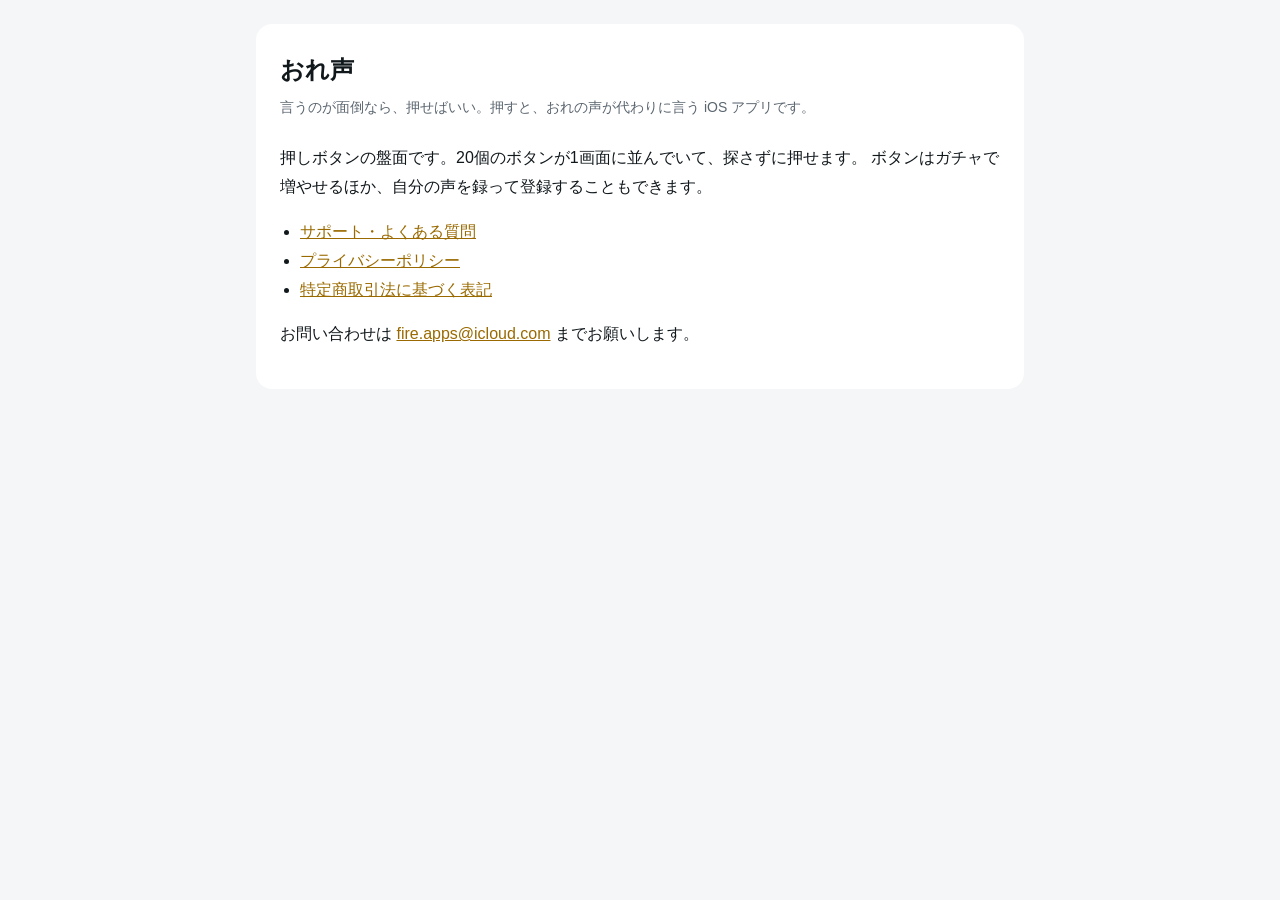
<file: index.html>
<!doctype html>
<html lang="ja">
<head>
<meta charset="utf-8">
<meta name="viewport" content="width=device-width, initial-scale=1">
<title>おれ声</title>
<link rel="stylesheet" href="style.css">
</head>
<body>
<main>
  <h1>おれ声</h1>
  <p class="meta">言うのが面倒なら、押せばいい。押すと、おれの声が代わりに言う iOS アプリです。</p>

  <p>
    押しボタンの盤面です。20個のボタンが1画面に並んでいて、探さずに押せます。
    ボタンはガチャで増やせるほか、自分の声を録って登録することもできます。
  </p>

  <ul>
    <li><a href="support.html">サポート・よくある質問</a></li>
    <li><a href="privacy-policy.html">プライバシーポリシー</a></li>
    <li><a href="tokushoho.html">特定商取引法に基づく表記</a></li>
  </ul>

  <p>お問い合わせは <a href="mailto:fire.apps@icloud.com">fire.apps@icloud.com</a> までお願いします。</p>
</main>
</body>
</html>
</file>
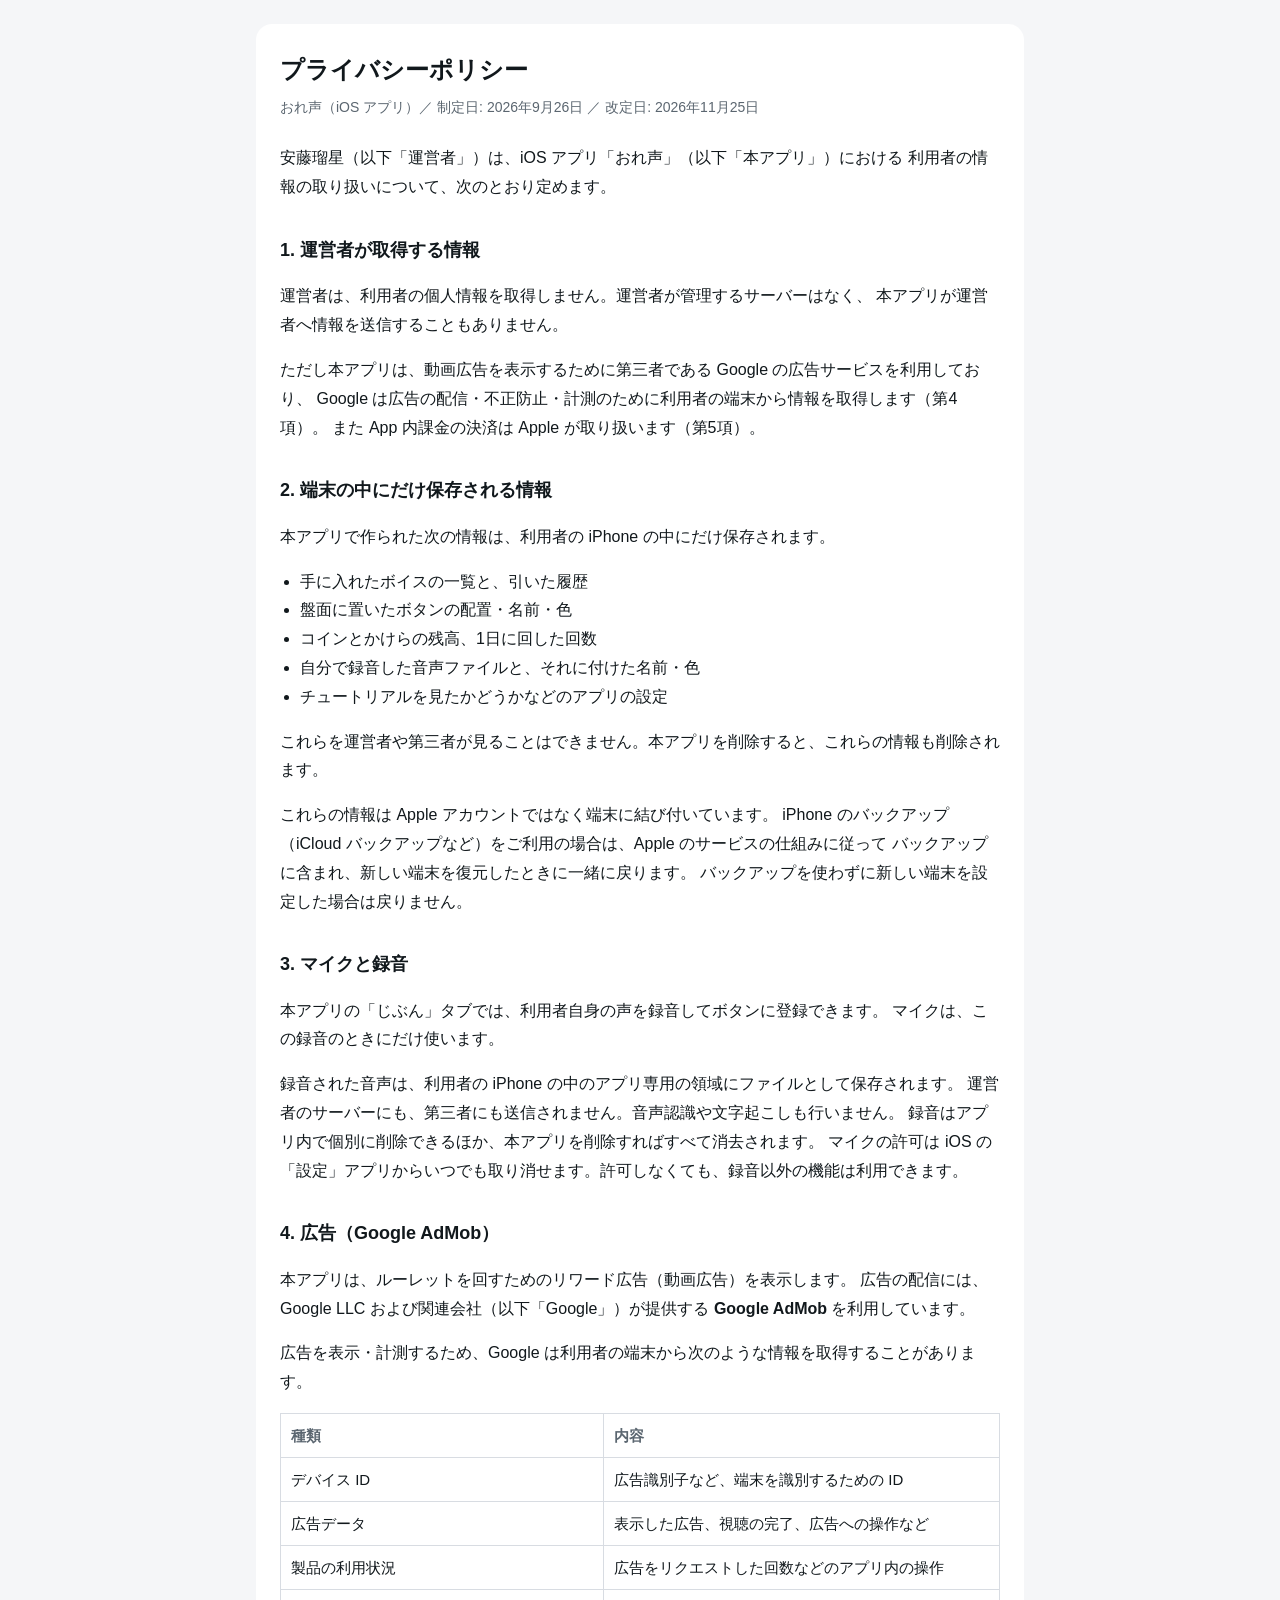
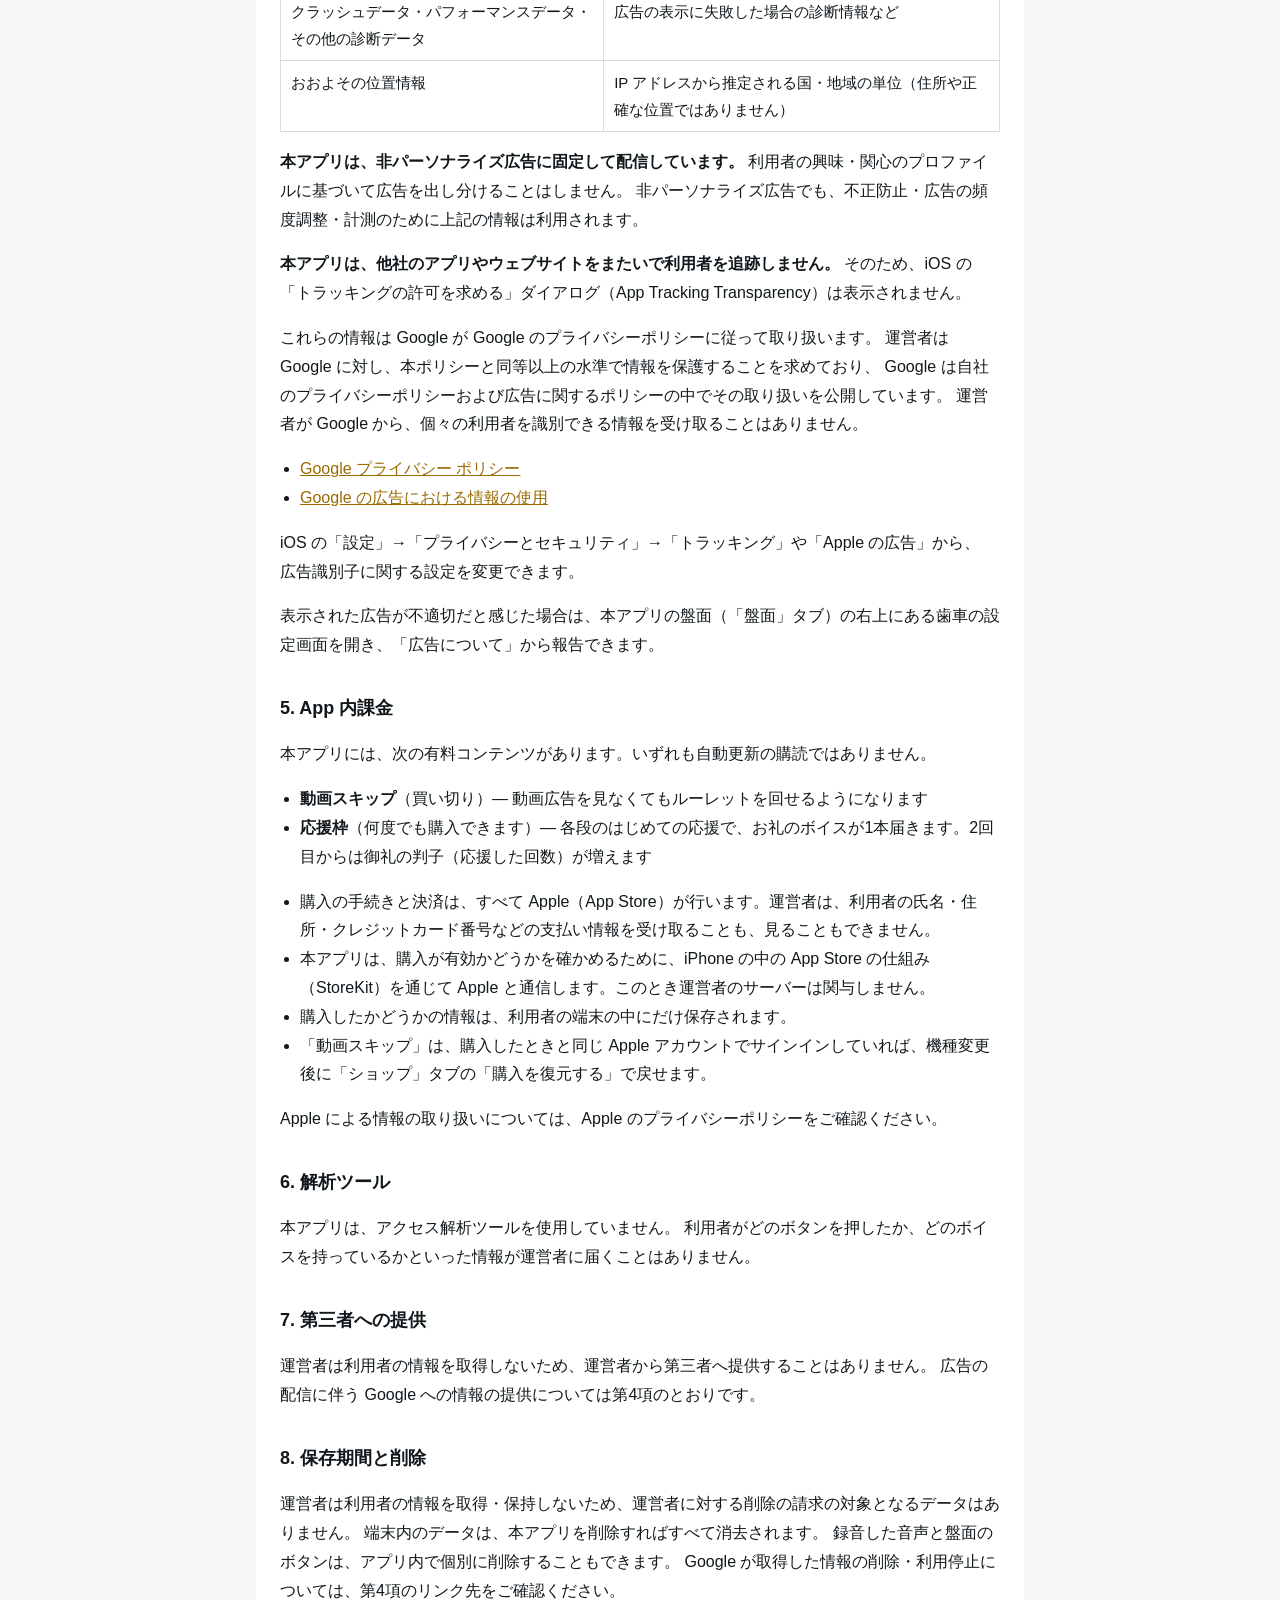
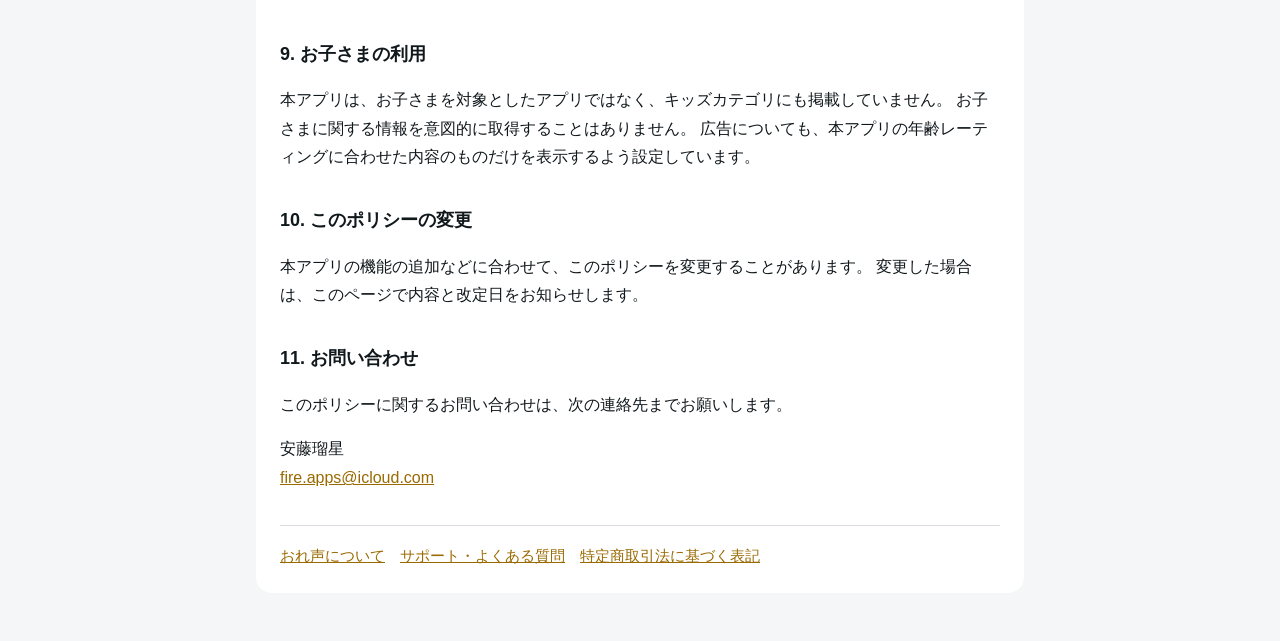
<file: privacy-policy.html>
<!doctype html>
<html lang="ja">
<head>
<meta charset="utf-8">
<meta name="viewport" content="width=device-width, initial-scale=1">
<title>プライバシーポリシー｜おれ声</title>
<link rel="stylesheet" href="style.css">
</head>
<body>
<main>
  <h1>プライバシーポリシー</h1>
  <p class="meta">おれ声（iOS アプリ）／ 制定日: 2026年9月26日 ／ 改定日: 2026年11月25日</p>

  <p>
    安藤瑠星（以下「運営者」）は、iOS アプリ「おれ声」（以下「本アプリ」）における
    利用者の情報の取り扱いについて、次のとおり定めます。
  </p>

  <h2>1. 運営者が取得する情報</h2>
  <p>
    運営者は、利用者の個人情報を取得しません。運営者が管理するサーバーはなく、
    本アプリが運営者へ情報を送信することもありません。
  </p>
  <p>
    ただし本アプリは、動画広告を表示するために第三者である Google の広告サービスを利用しており、
    Google は広告の配信・不正防止・計測のために利用者の端末から情報を取得します（第4項）。
    また App 内課金の決済は Apple が取り扱います（第5項）。
  </p>

  <h2>2. 端末の中にだけ保存される情報</h2>
  <p>本アプリで作られた次の情報は、利用者の iPhone の中にだけ保存されます。</p>
  <ul>
    <li>手に入れたボイスの一覧と、引いた履歴</li>
    <li>盤面に置いたボタンの配置・名前・色</li>
    <li>コインとかけらの残高、1日に回した回数</li>
    <li>自分で録音した音声ファイルと、それに付けた名前・色</li>
    <li>チュートリアルを見たかどうかなどのアプリの設定</li>
  </ul>
  <p>
    これらを運営者や第三者が見ることはできません。本アプリを削除すると、これらの情報も削除されます。
  </p>
  <p>
    これらの情報は Apple アカウントではなく端末に結び付いています。
    iPhone のバックアップ（iCloud バックアップなど）をご利用の場合は、Apple のサービスの仕組みに従って
    バックアップに含まれ、新しい端末を復元したときに一緒に戻ります。
    バックアップを使わずに新しい端末を設定した場合は戻りません。
  </p>

  <h2>3. マイクと録音</h2>
  <p>
    本アプリの「じぶん」タブでは、利用者自身の声を録音してボタンに登録できます。
    マイクは、この録音のときにだけ使います。
  </p>
  <p>
    録音された音声は、利用者の iPhone の中のアプリ専用の領域にファイルとして保存されます。
    運営者のサーバーにも、第三者にも送信されません。音声認識や文字起こしも行いません。
    録音はアプリ内で個別に削除できるほか、本アプリを削除すればすべて消去されます。
    マイクの許可は iOS の「設定」アプリからいつでも取り消せます。許可しなくても、録音以外の機能は利用できます。
  </p>

  <h2>4. 広告（Google AdMob）</h2>
  <p>
    本アプリは、ルーレットを回すためのリワード広告（動画広告）を表示します。
    広告の配信には、Google LLC および関連会社（以下「Google」）が提供する
    <strong>Google AdMob</strong> を利用しています。
  </p>
  <p>
    広告を表示・計測するため、Google は利用者の端末から次のような情報を取得することがあります。
  </p>
  <table>
    <tr><th>種類</th><th>内容</th></tr>
    <tr><td>デバイス ID</td><td>広告識別子など、端末を識別するための ID</td></tr>
    <tr><td>広告データ</td><td>表示した広告、視聴の完了、広告への操作など</td></tr>
    <tr><td>製品の利用状況</td><td>広告をリクエストした回数などのアプリ内の操作</td></tr>
    <tr><td>クラッシュデータ・パフォーマンスデータ・その他の診断データ</td><td>広告の表示に失敗した場合の診断情報など</td></tr>
    <tr><td>おおよその位置情報</td><td>IP アドレスから推定される国・地域の単位（住所や正確な位置ではありません）</td></tr>
  </table>
  <p>
    <strong>本アプリは、非パーソナライズ広告に固定して配信しています。</strong>
    利用者の興味・関心のプロファイルに基づいて広告を出し分けることはしません。
    非パーソナライズ広告でも、不正防止・広告の頻度調整・計測のために上記の情報は利用されます。
  </p>
  <p>
    <strong>本アプリは、他社のアプリやウェブサイトをまたいで利用者を追跡しません。</strong>
    そのため、iOS の「トラッキングの許可を求める」ダイアログ（App Tracking Transparency）は表示されません。
  </p>
  <p>
    これらの情報は Google が Google のプライバシーポリシーに従って取り扱います。
    運営者は Google に対し、本ポリシーと同等以上の水準で情報を保護することを求めており、
    Google は自社のプライバシーポリシーおよび広告に関するポリシーの中でその取り扱いを公開しています。
    運営者が Google から、個々の利用者を識別できる情報を受け取ることはありません。
  </p>
  <ul>
    <li><a href="https://policies.google.com/privacy">Google プライバシー ポリシー</a></li>
    <li><a href="https://policies.google.com/technologies/ads">Google の広告における情報の使用</a></li>
  </ul>
  <p>
    iOS の「設定」→「プライバシーとセキュリティ」→「トラッキング」や「Apple の広告」から、
    広告識別子に関する設定を変更できます。
  </p>
  <p>
    表示された広告が不適切だと感じた場合は、本アプリの盤面（「盤面」タブ）の右上にある歯車の設定画面を開き、「広告について」から報告できます。
  </p>

  <h2>5. App 内課金</h2>
  <p>本アプリには、次の有料コンテンツがあります。いずれも自動更新の購読ではありません。</p>
  <ul>
    <li><strong>動画スキップ</strong>（買い切り）— 動画広告を見なくてもルーレットを回せるようになります</li>
    <li><strong>応援枠</strong>（何度でも購入できます）— 各段のはじめての応援で、お礼のボイスが1本届きます。2回目からは御礼の判子（応援した回数）が増えます</li>
  </ul>
  <ul>
    <li>購入の手続きと決済は、すべて Apple（App Store）が行います。運営者は、利用者の氏名・住所・クレジットカード番号などの支払い情報を受け取ることも、見ることもできません。</li>
    <li>本アプリは、購入が有効かどうかを確かめるために、iPhone の中の App Store の仕組み（StoreKit）を通じて Apple と通信します。このとき運営者のサーバーは関与しません。</li>
    <li>購入したかどうかの情報は、利用者の端末の中にだけ保存されます。</li>
    <li>「動画スキップ」は、購入したときと同じ Apple アカウントでサインインしていれば、機種変更後に「ショップ」タブの「購入を復元する」で戻せます。</li>
  </ul>
  <p>
    Apple による情報の取り扱いについては、Apple のプライバシーポリシーをご確認ください。
  </p>

  <h2>6. 解析ツール</h2>
  <p>
    本アプリは、アクセス解析ツールを使用していません。
    利用者がどのボタンを押したか、どのボイスを持っているかといった情報が運営者に届くことはありません。
  </p>

  <h2>7. 第三者への提供</h2>
  <p>
    運営者は利用者の情報を取得しないため、運営者から第三者へ提供することはありません。
    広告の配信に伴う Google への情報の提供については第4項のとおりです。
  </p>

  <h2>8. 保存期間と削除</h2>
  <p>
    運営者は利用者の情報を取得・保持しないため、運営者に対する削除の請求の対象となるデータはありません。
    端末内のデータは、本アプリを削除すればすべて消去されます。
    録音した音声と盤面のボタンは、アプリ内で個別に削除することもできます。
    Google が取得した情報の削除・利用停止については、第4項のリンク先をご確認ください。
  </p>

  <h2>9. お子さまの利用</h2>
  <p>
    本アプリは、お子さまを対象としたアプリではなく、キッズカテゴリにも掲載していません。
    お子さまに関する情報を意図的に取得することはありません。
    広告についても、本アプリの年齢レーティングに合わせた内容のものだけを表示するよう設定しています。
  </p>

  <h2>10. このポリシーの変更</h2>
  <p>
    本アプリの機能の追加などに合わせて、このポリシーを変更することがあります。
    変更した場合は、このページで内容と改定日をお知らせします。
  </p>

  <h2>11. お問い合わせ</h2>
  <p>このポリシーに関するお問い合わせは、次の連絡先までお願いします。</p>
  <p>安藤瑠星<br><a href="mailto:fire.apps@icloud.com">fire.apps@icloud.com</a></p>

  <nav><a href="index.html">おれ声について</a>　<a href="support.html">サポート・よくある質問</a>　<a href="tokushoho.html">特定商取引法に基づく表記</a></nav>
</main>
</body>
</html>
</file>
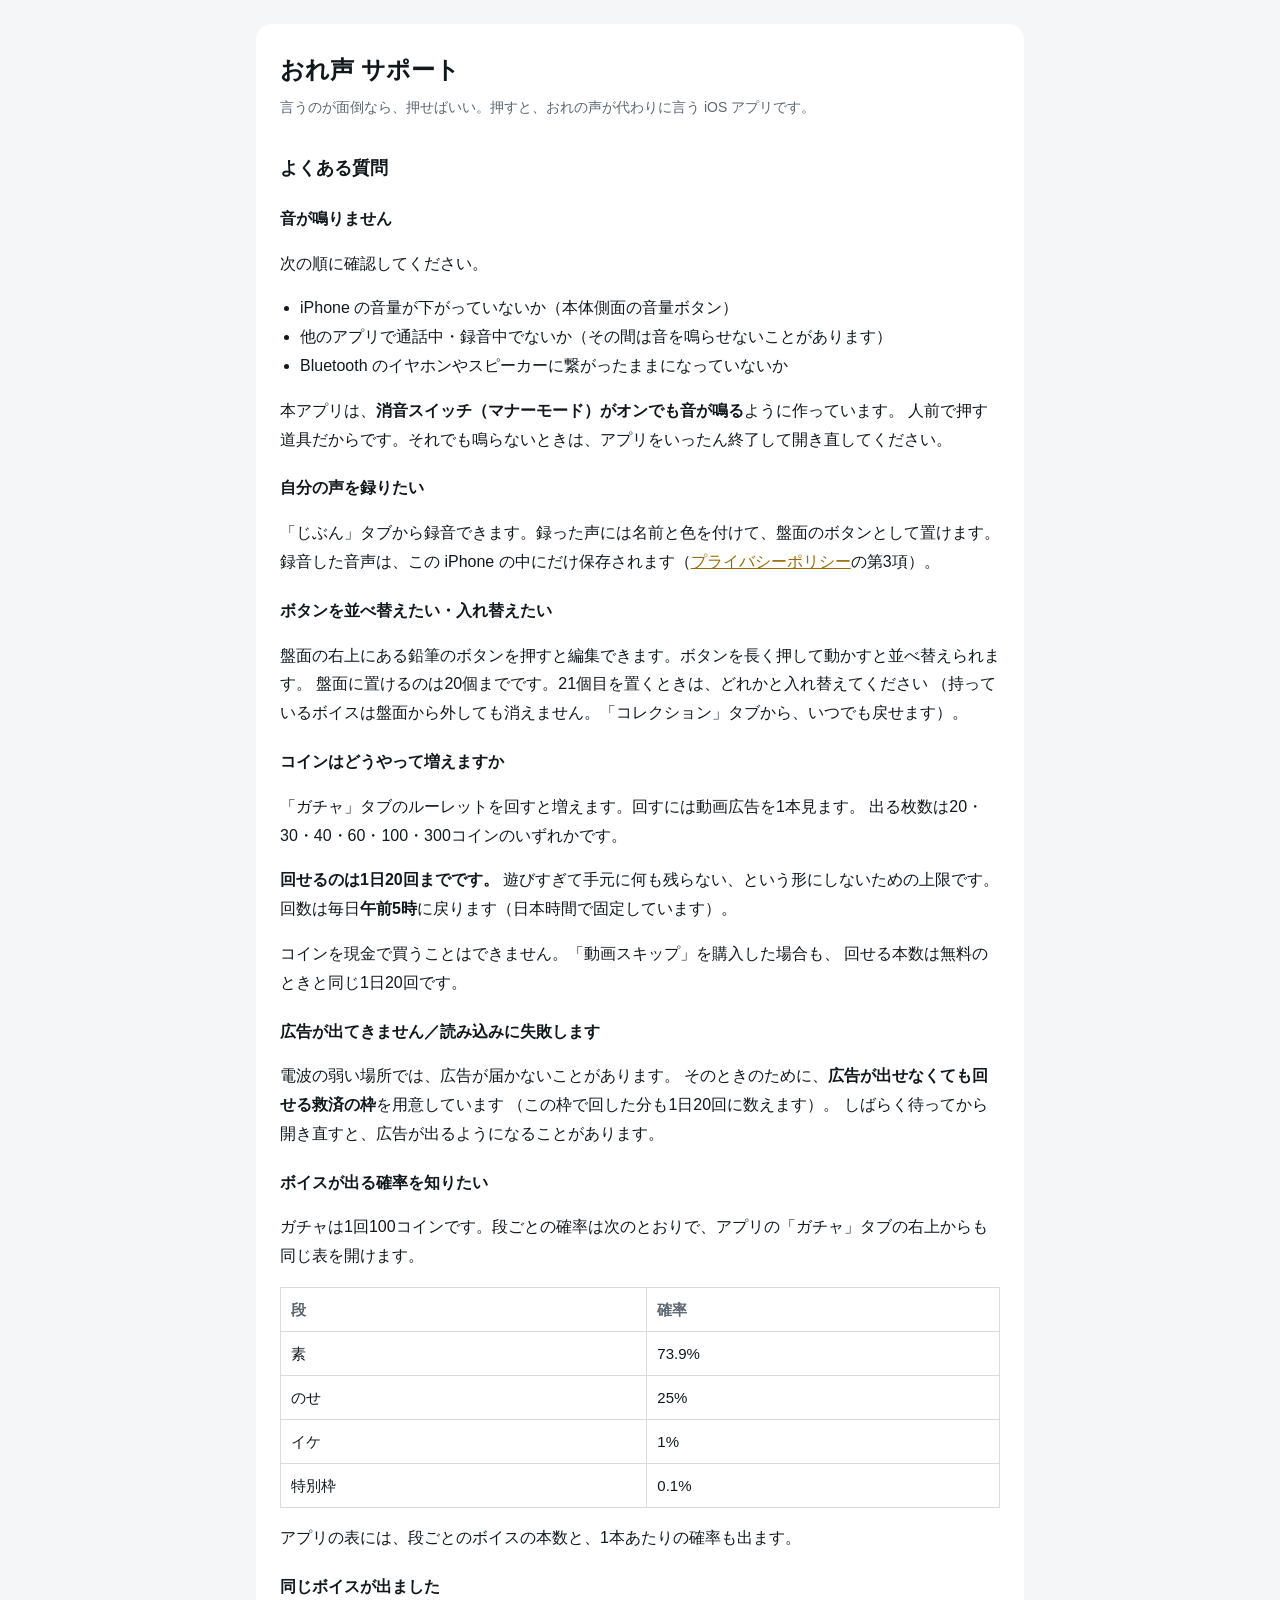
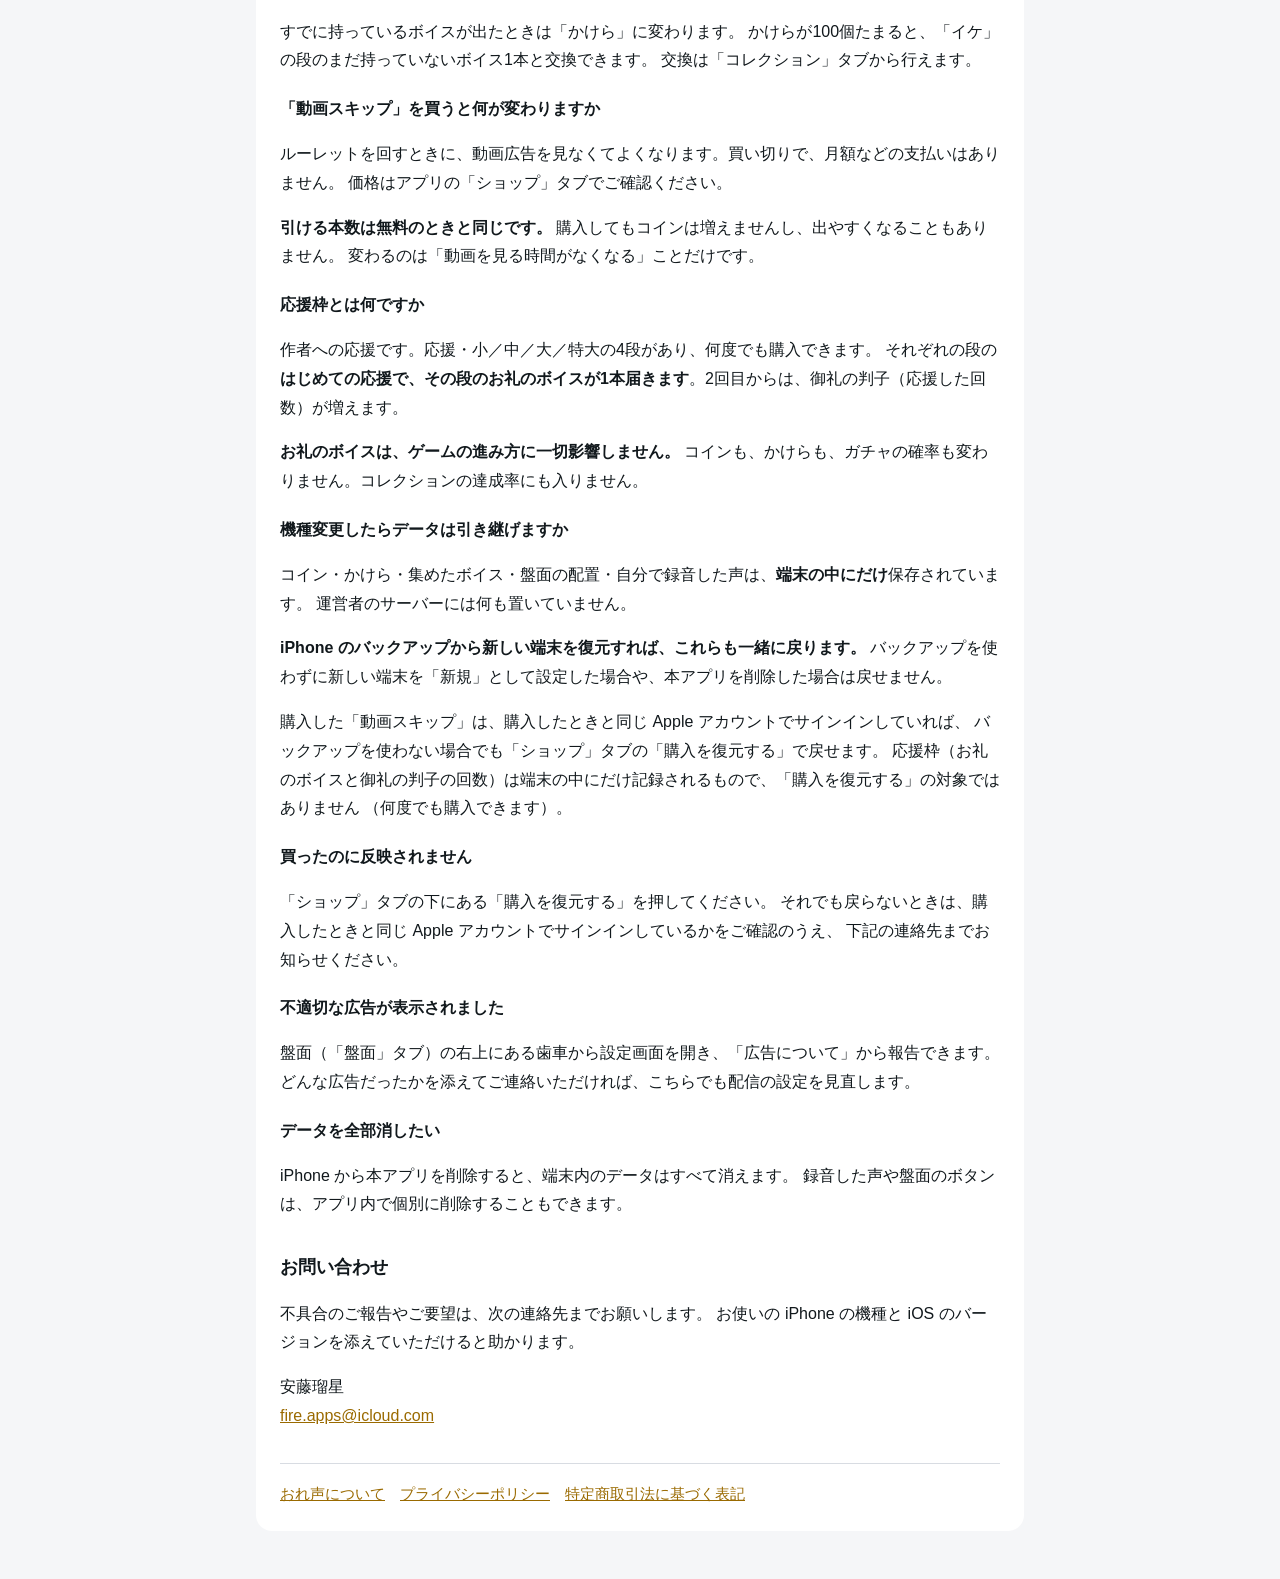
<file: support.html>
<!doctype html>
<html lang="ja">
<head>
<meta charset="utf-8">
<meta name="viewport" content="width=device-width, initial-scale=1">
<title>サポート｜おれ声</title>
<link rel="stylesheet" href="style.css">
</head>
<body>
<main>
  <h1>おれ声 サポート</h1>
  <p class="meta">言うのが面倒なら、押せばいい。押すと、おれの声が代わりに言う iOS アプリです。</p>

  <h2>よくある質問</h2>

  <h3>音が鳴りません</h3>
  <p>次の順に確認してください。</p>
  <ul>
    <li>iPhone の音量が下がっていないか（本体側面の音量ボタン）</li>
    <li>他のアプリで通話中・録音中でないか（その間は音を鳴らせないことがあります）</li>
    <li>Bluetooth のイヤホンやスピーカーに繋がったままになっていないか</li>
  </ul>
  <p>
    本アプリは、<strong>消音スイッチ（マナーモード）がオンでも音が鳴る</strong>ように作っています。
    人前で押す道具だからです。それでも鳴らないときは、アプリをいったん終了して開き直してください。
  </p>

  <h3>自分の声を録りたい</h3>
  <p>
    「じぶん」タブから録音できます。録った声には名前と色を付けて、盤面のボタンとして置けます。
    録音した音声は、この iPhone の中にだけ保存されます（<a href="privacy-policy.html">プライバシーポリシー</a>の第3項）。
  </p>

  <h3>ボタンを並べ替えたい・入れ替えたい</h3>
  <p>
    盤面の右上にある鉛筆のボタンを押すと編集できます。ボタンを長く押して動かすと並べ替えられます。
    盤面に置けるのは20個までです。21個目を置くときは、どれかと入れ替えてください
    （持っているボイスは盤面から外しても消えません。「コレクション」タブから、いつでも戻せます）。
  </p>

  <h3>コインはどうやって増えますか</h3>
  <p>
    「ガチャ」タブのルーレットを回すと増えます。回すには動画広告を1本見ます。
    出る枚数は20・30・40・60・100・300コインのいずれかです。
  </p>
  <p>
    <strong>回せるのは1日20回までです。</strong>
    遊びすぎて手元に何も残らない、という形にしないための上限です。
    回数は毎日<strong>午前5時</strong>に戻ります（日本時間で固定しています）。
  </p>
  <p>
    コインを現金で買うことはできません。「動画スキップ」を購入した場合も、
    回せる本数は無料のときと同じ1日20回です。
  </p>

  <h3>広告が出てきません／読み込みに失敗します</h3>
  <p>
    電波の弱い場所では、広告が届かないことがあります。
    そのときのために、<strong>広告が出せなくても回せる救済の枠</strong>を用意しています
    （この枠で回した分も1日20回に数えます）。
    しばらく待ってから開き直すと、広告が出るようになることがあります。
  </p>

  <h3>ボイスが出る確率を知りたい</h3>
  <p>
    ガチャは1回100コインです。段ごとの確率は次のとおりで、アプリの「ガチャ」タブの右上からも同じ表を開けます。
  </p>
  <table>
    <tr><th>段</th><th>確率</th></tr>
    <tr><td>素</td><td>73.9%</td></tr>
    <tr><td>のせ</td><td>25%</td></tr>
    <tr><td>イケ</td><td>1%</td></tr>
    <tr><td>特別枠</td><td>0.1%</td></tr>
  </table>
  <p>
    アプリの表には、段ごとのボイスの本数と、1本あたりの確率も出ます。
  </p>

  <h3>同じボイスが出ました</h3>
  <p>
    すでに持っているボイスが出たときは「かけら」に変わります。
    かけらが100個たまると、「イケ」の段のまだ持っていないボイス1本と交換できます。
    交換は「コレクション」タブから行えます。
  </p>

  <h3>「動画スキップ」を買うと何が変わりますか</h3>
  <p>
    ルーレットを回すときに、動画広告を見なくてよくなります。買い切りで、月額などの支払いはありません。
    価格はアプリの「ショップ」タブでご確認ください。
  </p>
  <p>
    <strong>引ける本数は無料のときと同じです。</strong>
    購入してもコインは増えませんし、出やすくなることもありません。
    変わるのは「動画を見る時間がなくなる」ことだけです。
  </p>

  <h3>応援枠とは何ですか</h3>
  <p>
    作者への応援です。応援・小／中／大／特大の4段があり、何度でも購入できます。
    それぞれの段の<strong>はじめての応援で、その段のお礼のボイスが1本届きます</strong>。2回目からは、御礼の判子（応援した回数）が増えます。
  </p>
  <p>
    <strong>お礼のボイスは、ゲームの進み方に一切影響しません。</strong>
    コインも、かけらも、ガチャの確率も変わりません。コレクションの達成率にも入りません。
  </p>

  <h3>機種変更したらデータは引き継げますか</h3>
  <p>
    コイン・かけら・集めたボイス・盤面の配置・自分で録音した声は、<strong>端末の中にだけ</strong>保存されています。
    運営者のサーバーには何も置いていません。
  </p>
  <p>
    <strong>iPhone のバックアップから新しい端末を復元すれば、これらも一緒に戻ります。</strong>
    バックアップを使わずに新しい端末を「新規」として設定した場合や、本アプリを削除した場合は戻せません。
  </p>
  <p>
    購入した「動画スキップ」は、購入したときと同じ Apple アカウントでサインインしていれば、
    バックアップを使わない場合でも「ショップ」タブの「購入を復元する」で戻せます。
    応援枠（お礼のボイスと御礼の判子の回数）は端末の中にだけ記録されるもので、「購入を復元する」の対象ではありません
    （何度でも購入できます）。
  </p>

  <h3>買ったのに反映されません</h3>
  <p>
    「ショップ」タブの下にある「購入を復元する」を押してください。
    それでも戻らないときは、購入したときと同じ Apple アカウントでサインインしているかをご確認のうえ、
    下記の連絡先までお知らせください。
  </p>

  <h3>不適切な広告が表示されました</h3>
  <p>
    盤面（「盤面」タブ）の右上にある歯車から設定画面を開き、「広告について」から報告できます。
    どんな広告だったかを添えてご連絡いただければ、こちらでも配信の設定を見直します。
  </p>

  <h3>データを全部消したい</h3>
  <p>
    iPhone から本アプリを削除すると、端末内のデータはすべて消えます。
    録音した声や盤面のボタンは、アプリ内で個別に削除することもできます。
  </p>

  <h2>お問い合わせ</h2>
  <p>
    不具合のご報告やご要望は、次の連絡先までお願いします。
    お使いの iPhone の機種と iOS のバージョンを添えていただけると助かります。
  </p>
  <p>安藤瑠星<br><a href="mailto:fire.apps@icloud.com">fire.apps@icloud.com</a></p>

  <nav><a href="index.html">おれ声について</a>　<a href="privacy-policy.html">プライバシーポリシー</a>　<a href="tokushoho.html">特定商取引法に基づく表記</a></nav>
</main>
</body>
</html>
</file>
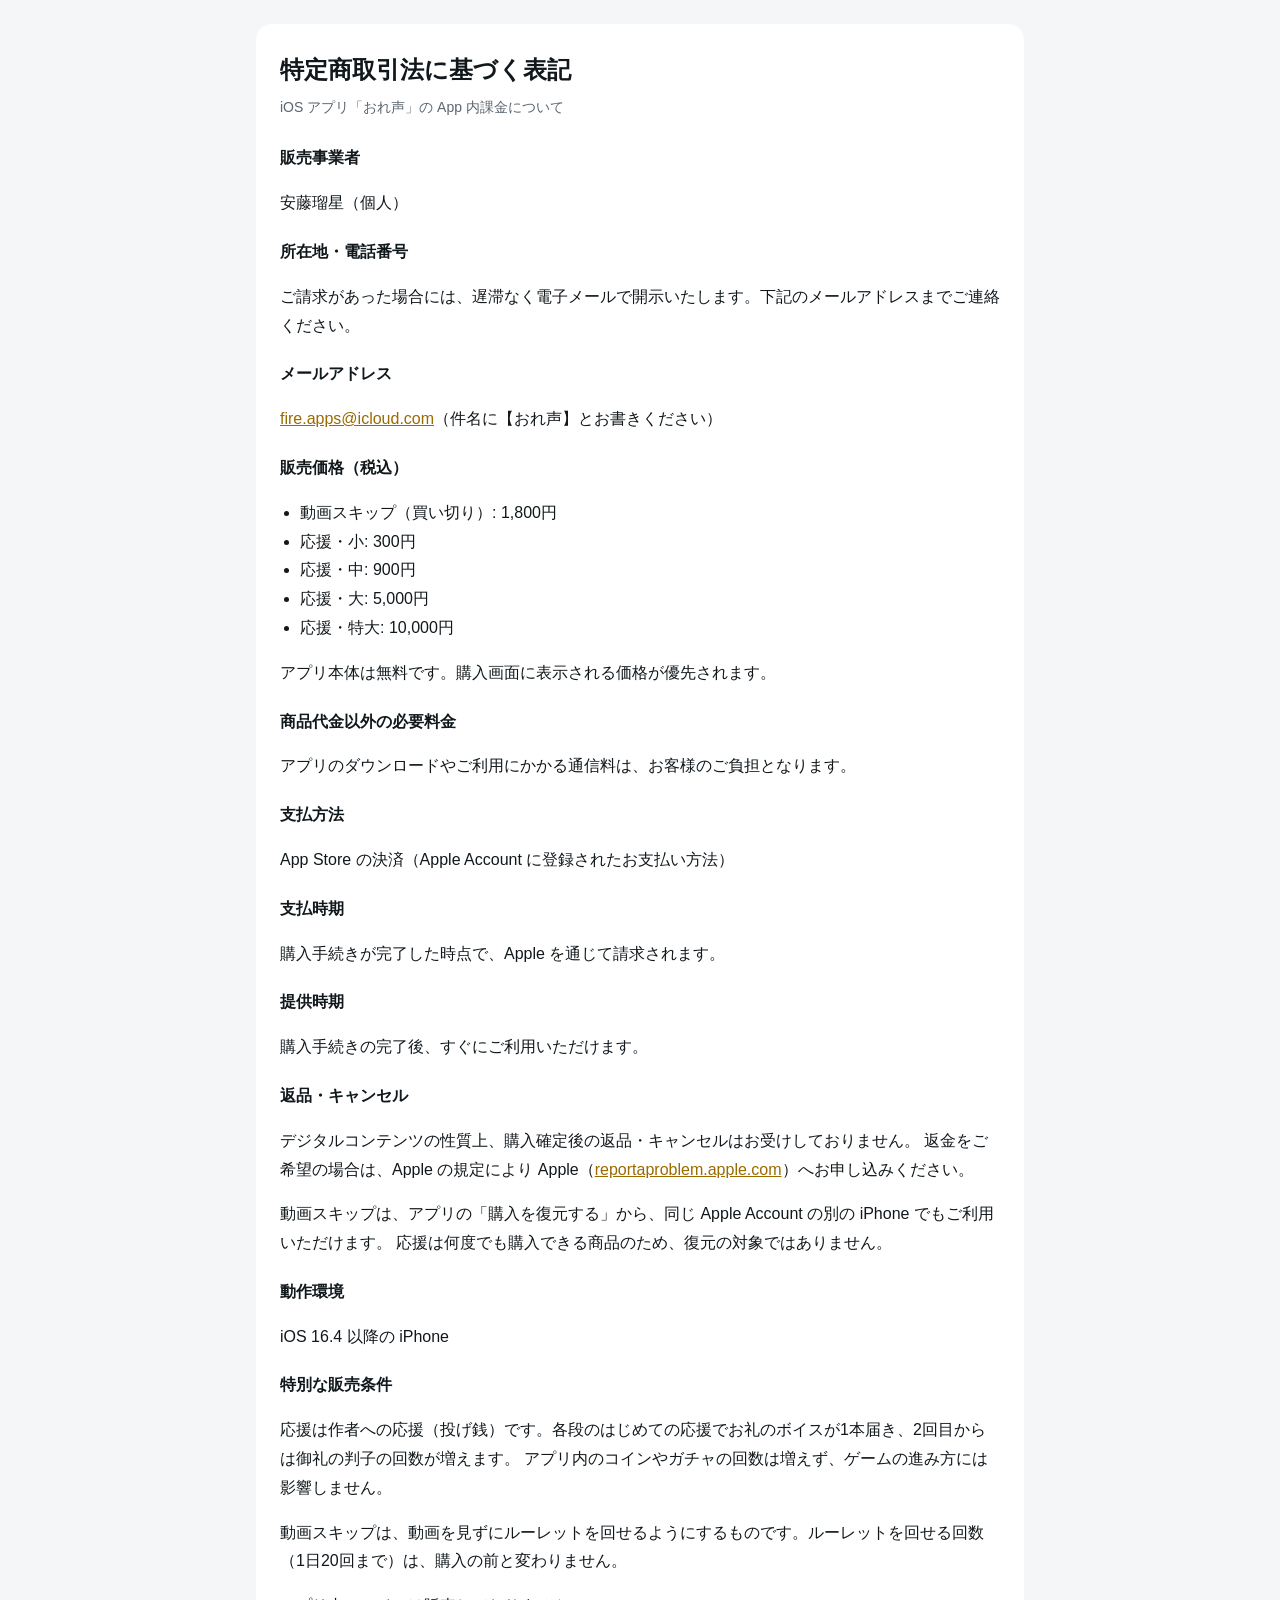
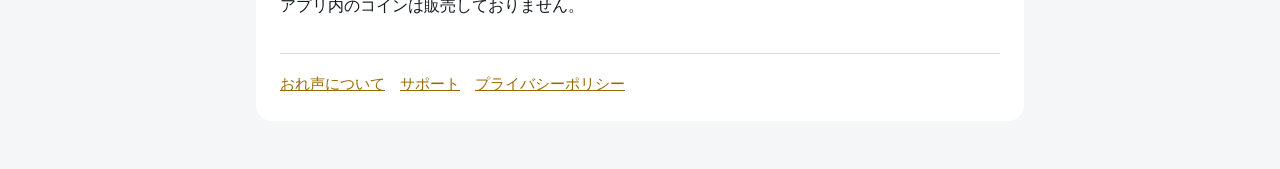
<file: tokushoho.html>
<!doctype html>
<html lang="ja">
<head>
<meta charset="utf-8">
<meta name="viewport" content="width=device-width, initial-scale=1">
<title>特定商取引法に基づく表記｜おれ声</title>
<link rel="stylesheet" href="style.css">
</head>
<body>
<main>
  <h1>特定商取引法に基づく表記</h1>
  <p class="meta">iOS アプリ「おれ声」の App 内課金について</p>

  <h3>販売事業者</h3>
  <p>安藤瑠星（個人）</p>

  <h3>所在地・電話番号</h3>
  <p>ご請求があった場合には、遅滞なく電子メールで開示いたします。下記のメールアドレスまでご連絡ください。</p>

  <h3>メールアドレス</h3>
  <p><a href="mailto:fire.apps@icloud.com?subject=%E3%80%90%E3%81%8A%E3%82%8C%E5%A3%B0%E3%80%91">fire.apps@icloud.com</a>（件名に【おれ声】とお書きください）</p>

  <h3>販売価格（税込）</h3>
  <ul>
    <li>動画スキップ（買い切り）: 1,800円</li>
    <li>応援・小: 300円</li>
    <li>応援・中: 900円</li>
    <li>応援・大: 5,000円</li>
    <li>応援・特大: 10,000円</li>
  </ul>
  <p>アプリ本体は無料です。購入画面に表示される価格が優先されます。</p>

  <h3>商品代金以外の必要料金</h3>
  <p>アプリのダウンロードやご利用にかかる通信料は、お客様のご負担となります。</p>

  <h3>支払方法</h3>
  <p>App Store の決済（Apple Account に登録されたお支払い方法）</p>

  <h3>支払時期</h3>
  <p>購入手続きが完了した時点で、Apple を通じて請求されます。</p>

  <h3>提供時期</h3>
  <p>購入手続きの完了後、すぐにご利用いただけます。</p>

  <h3>返品・キャンセル</h3>
  <p>
    デジタルコンテンツの性質上、購入確定後の返品・キャンセルはお受けしておりません。
    返金をご希望の場合は、Apple の規定により Apple（<a href="https://reportaproblem.apple.com/">reportaproblem.apple.com</a>）へお申し込みください。
  </p>
  <p>
    動画スキップは、アプリの「購入を復元する」から、同じ Apple Account の別の iPhone でもご利用いただけます。
    応援は何度でも購入できる商品のため、復元の対象ではありません。
  </p>

  <h3>動作環境</h3>
  <p>iOS 16.4 以降の iPhone</p>

  <h3>特別な販売条件</h3>
  <p>
    応援は作者への応援（投げ銭）です。各段のはじめての応援でお礼のボイスが1本届き、2回目からは御礼の判子の回数が増えます。
    アプリ内のコインやガチャの回数は増えず、ゲームの進み方には影響しません。
  </p>
  <p>
    動画スキップは、動画を見ずにルーレットを回せるようにするものです。ルーレットを回せる回数（1日20回まで）は、購入の前と変わりません。
  </p>
  <p>アプリ内のコインは販売しておりません。</p>

  <nav><a href="index.html">おれ声について</a>　<a href="support.html">サポート</a>　<a href="privacy-policy.html">プライバシーポリシー</a></nav>
</main>
</body>
</html>
</file>
<file: style.css>
/* おれ声のサイト。配色はアプリの theme.ts（黒い筐体＋金）に合わせている */
:root {
  color-scheme: dark light;
  --text: #f2f4f8;
  --muted: #9aa3b2;
  --bg: #101318;
  --card: #1f242c;
  --line: #343c49;
  --tint: #f2b632;
}
@media (prefers-color-scheme: light) {
  :root { --text: #11181c; --muted: #5b6670; --bg: #f5f6f8; --card: #ffffff; --line: #d8dce2; --tint: #9a6a00; }
}
body {
  margin: 0;
  padding: 24px 16px 48px;
  background: var(--bg);
  color: var(--text);
  font: 16px/1.8 -apple-system, BlinkMacSystemFont, "Hiragino Sans", "Noto Sans JP", sans-serif;
}
main { max-width: 720px; margin: 0 auto; background: var(--card); border-radius: 16px; padding: 24px; }
h1 { font-size: 24px; margin: 0 0 4px; }
h2 { font-size: 18px; margin: 32px 0 8px; }
h3 { font-size: 16px; margin: 20px 0 4px; }
.meta { color: var(--muted); font-size: 14px; margin: 0 0 24px; }
ul { padding-left: 20px; }
a { color: var(--tint); }
table { border-collapse: collapse; width: 100%; margin: 12px 0; font-size: 15px; }
th, td { border: 1px solid var(--line); padding: 8px 10px; text-align: left; vertical-align: top; }
th { color: var(--muted); font-weight: 600; }
nav { margin-top: 32px; padding-top: 16px; border-top: 1px solid var(--line); font-size: 15px; }
</file>
